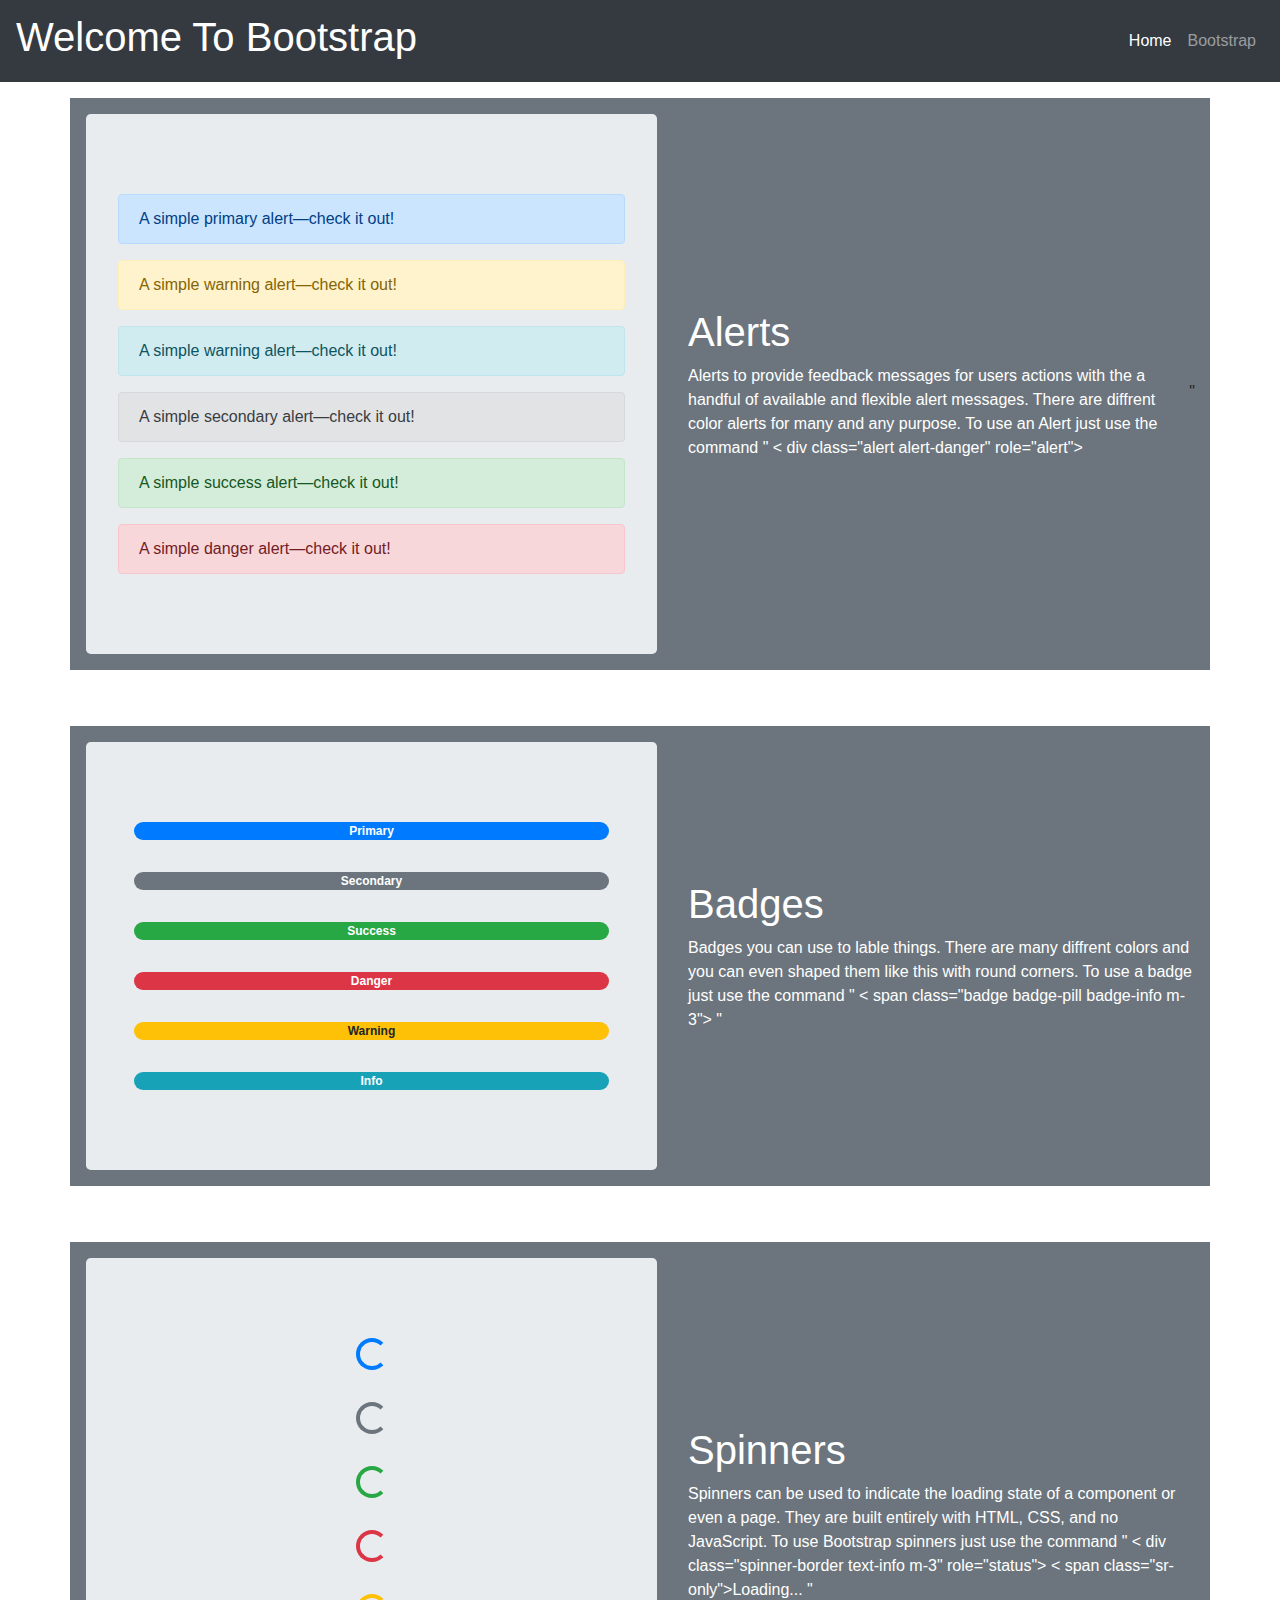
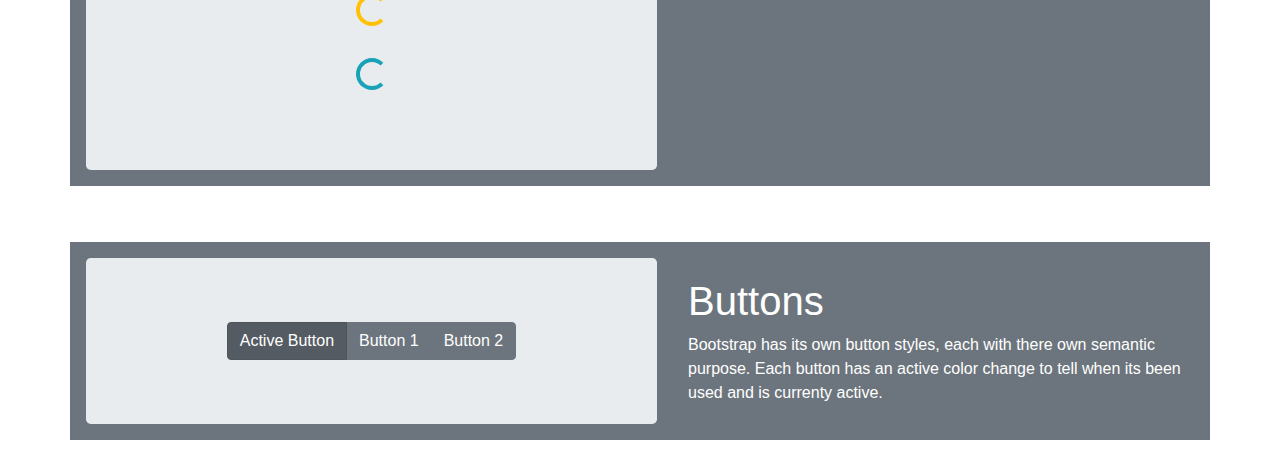
<file: Bootstrap/index.html>
<!doctype html>
<html lang="en">

<head>
  <!-- Required meta tags -->
  <meta charset="utf-8">
  <meta name="viewport" content="width=device-width, initial-scale=1, shrink-to-fit=no">
  <!-- Bootstrap CSS -->
  <link rel="stylesheet" href="https://stackpath.bootstrapcdn.com/bootstrap/4.4.1/css/bootstrap.min.css"
    integrity="sha384-Vkoo8x4CGsO3+Hhxv8T/Q5PaXtkKtu6ug5TOeNV6gBiFeWPGFN9MuhOf23Q9Ifjh" crossorigin="anonymous">
  <title>Bootstrap</title>
</head>

<body>
  <nav class="navbar navbar-expand-sm navbar-dark bg-dark">
    <a class="navbar-brand ml-6" href="#">
      <h1>Welcome To Bootstrap</h1>
    </a>
    <button class="navbar-toggler" data-toggle="collapse" data-target="#myNav">
      <!-- adding an icon for the toggler button -->
      <span class="navbar-toggler-icon"></span>
    </button>
    <!-- the main neds to e placed inside a. navbar-nav container in order to work -->
    <div id="myNav" class="collapse navbar-collapse">
      <div class="navbar-nav ml-auto">
        <a href="#" class="nav-link active">Home</a>
        <a href="https://getbootstrap.com/" class="nav-link">Bootstrap</a>
      </div>
    </div>
  </nav>
  <div class="container bg-secondary mb-3 mt-3">
    <div class="row">
      <div class="jumbotron m-3 col-sm d-flex justify-content-center flex-column">
        <div class="alert alert-primary mt-3" role="alert">
          A simple primary alert—check it out!
        </div>
        <div class="alert alert-warning" role="alert">
          A simple warning alert—check it out!
        </div>
        <div class="alert alert-info" role="alert">
          A simple warning alert—check it out!
        </div>
        <div class="alert alert-secondary" role="alert">
          A simple secondary alert—check it out!
        </div>
        <div class="alert alert-success" role="alert">
          A simple success alert—check it out!
        </div>
        <div class="alert alert-danger" role="alert">
          A simple danger alert—check it out!
        </div>
      </div>
      <div class="col-sm mt-3 d-flex justify-content-center align-items-center">
        <div>
          <h1 class="text-white">Alerts</h1>
          <p class="text-white"> Alerts to provide feedback messages for users actions with the a handful of available
            and flexible alert messages. There are diffrent color alerts for many and any purpose. To use an Alert just
            use the command " < div class="alert alert-danger" role="alert">
        </div> " </p>
      </div>
    </div>
  </div>
  </div>
  <br>
  <div class="container bg-secondary mb-3 mt-3">
    <div class="row">
      <div class="jumbotron m-3 col-sm d-flex justify-content-center flex-column">
        <span class="badge badge-pill badge-primary m-3">Primary</span>
        <span class="badge badge-pill badge-secondary m-3">Secondary</span>
        <span class="badge badge-pill badge-success m-3">Success</span>
        <span class="badge badge-pill badge-danger m-3">Danger</span>
        <span class="badge badge-pill badge-warning m-3">Warning</span>
        <span class="badge badge-pill badge-info m-3">Info</span>
      </div>
      <div class="col-sm mt-3 d-flex justify-content-center align-items-center">
        <div>
          <h1 class="text-white">Badges</h1>
          <p class="text-white">Badges you can use to lable things. There are many diffrent colors and you can even
            shaped them like this with round corners. To use a badge just use the command " < span
              class="badge badge-pill badge-info m-3"> "
          </p>
        </div>
      </div>
    </div>
  </div>


  <br>


  <div class="container bg-secondary mb-3 mt-3">
    <div class="row">
      <div class="jumbotron m-3 col-sm d-flex justify-content-center align-items-center flex-column">
        <div class="spinner-border text-primary m-3" role="status">
          <span class="sr-only">Loading...</span>
        </div>
        <div class="spinner-border text-secondary m-3" role="status">
          <span class="sr-only">Loading...</span>
        </div>
        <div class="spinner-border text-success m-3" role="status">
          <span class="sr-only">Loading...</span>
        </div>
        <div class="spinner-border text-danger m-3" role="status">
          <span class="sr-only">Loading...</span>
        </div>
        <div class="spinner-border text-warning m-3" role="status">
          <span class="sr-only">Loading...</span>
        </div>
        <div class="spinner-border text-info m-3" role="status">
          <span class="sr-only">Loading...</span>
        </div>
      </div>
      <div class="col-sm mt-3 d-flex justify-content-center align-items-center">
        <div>
          <h1 class="text-white">Spinners</h1>
          <p class="text-white"> Spinners can be used to indicate the loading state of a component or even a page. They
            are built entirely with HTML, CSS, and no JavaScript. To use Bootstrap spinners just use the command " < div
              class="spinner-border text-info m-3" role="status">
              < span class="sr-only">Loading...</ span> " </p>
        </div>
      </div>
    </div>
  </div>

  <br>

  <div class="container bg-secondary mb-3 mt-3">
    <div class="row">
      <div class="jumbotron m-3 col-sm d-flex justify-content-center align-items-center flex-column">
        <div class="btn-group btn-group-toggle" data-toggle="buttons">
          <label class="btn btn-secondary active">
            <input type="radio" name="options" id="option1" checked> Active Button
          </label>
          <label class="btn btn-secondary">
            <input type="radio" name="options" id="option2"> Button 1
          </label>
          <label class="btn btn-secondary">
            <input type="radio" name="options" id="option3"> Button 2
          </label>
        </div>
      </div>
      <div class="col-sm mt-3 d-flex justify-content-center align-items-center">
        <div>
          <h1 class="text-white">Buttons</h1>
          <p class="text-white">Bootstrap has its own button styles, each with there own semantic purpose. Each button
            has an active color change to tell when its been used and is currenty active.</p>
        </div>
      </div>
    </div>
  </div>





  <!-- Optional JavaScript -->
  <!-- jQuery first, then Popper.js, then Bootstrap JS -->
  <script src="https://code.jquery.com/jquery-3.4.1.slim.min.js"
    integrity="sha384-J6qa4849blE2+poT4WnyKhv5vZF5SrPo0iEjwBvKU7imGFAV0wwj1yYfoRSJoZ+n" crossorigin="anonymous">
  </script>
  <script src="https://cdn.jsdelivr.net/npm/popper.js@1.16.0/dist/umd/popper.min.js"
    integrity="sha384-Q6E9RHvbIyZFJoft+2mJbHaEWldlvI9IOYy5n3zV9zzTtmI3UksdQRVvoxMfooAo" crossorigin="anonymous">
  </script>
  <script src="https://stackpath.bootstrapcdn.com/bootstrap/4.4.1/js/bootstrap.min.js"
    integrity="sha384-wfSDF2E50Y2D1uUdj0O3uMBJnjuUD4Ih7YwaYd1iqfktj0Uod8GCExl3Og8ifwB6" crossorigin="anonymous">
  </script>
</body>

</html>
</file>
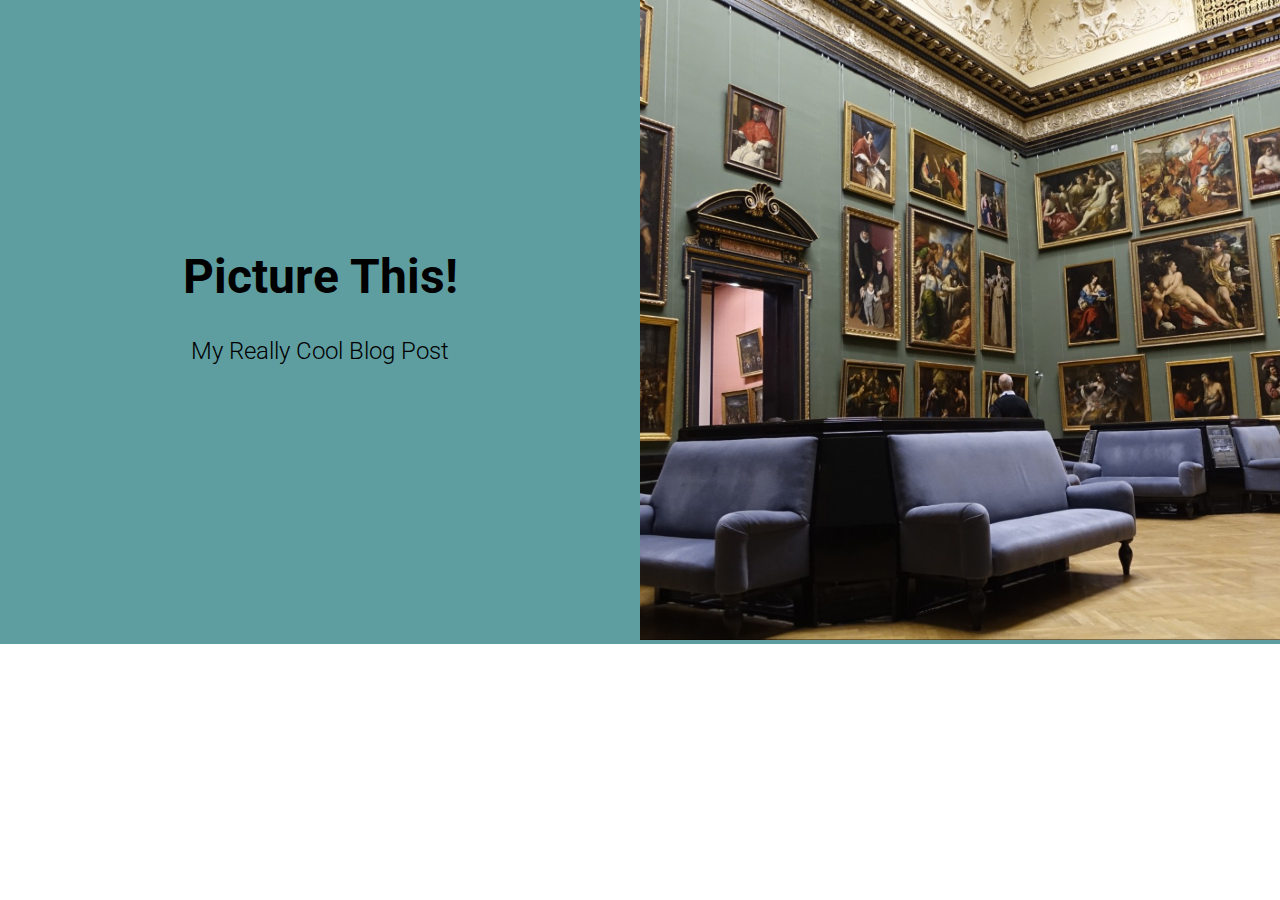
<file: mtm6201-picture-this-master/index.html>
<!DOCTYPE html>
<html lang="en">

<head>
  <meta charset="UTF-8">
  <meta name="viewport" content="width=device-width, initial-scale=1.0">
  <meta http-equiv="X-UA-Compatible" content="ie=edge">
  <title>Picture This!</title>
  <link rel="stylesheet" href="style.css">
</head>

<body>
  <header class="header">
    <div class="title">
      <h1>Picture This!</h1>
      <h4>My Really Cool Blog Post</h4>
    </div>
    <Picture>
      <source MEDIA="(max-width: 960px)" srcset="image/museum-480_x_269.jpg 480w,
    images/museum-640_x_360.jpg 640w,
    images/museum-960_x_540.jpg 960w,
    images/museum-960_x_960.jpg 960w
    images/museum-1280_x_1280.jpg 1280w,
    images/museum-1920_x_1080.jpg 1920w">

      <source media="(min-width: 960px)"
        srcset="images/museum-960_x_960.jpg 960w,images/museum-1280_x_1280.jpg 1280w,images/museum-1920_x_1920.jpg 1920w"
        sizes="50vw">

      <img src="images/museum.jpg" alt="placeholder">
    </Picture>
  </header>
</body>

</html>
</file>
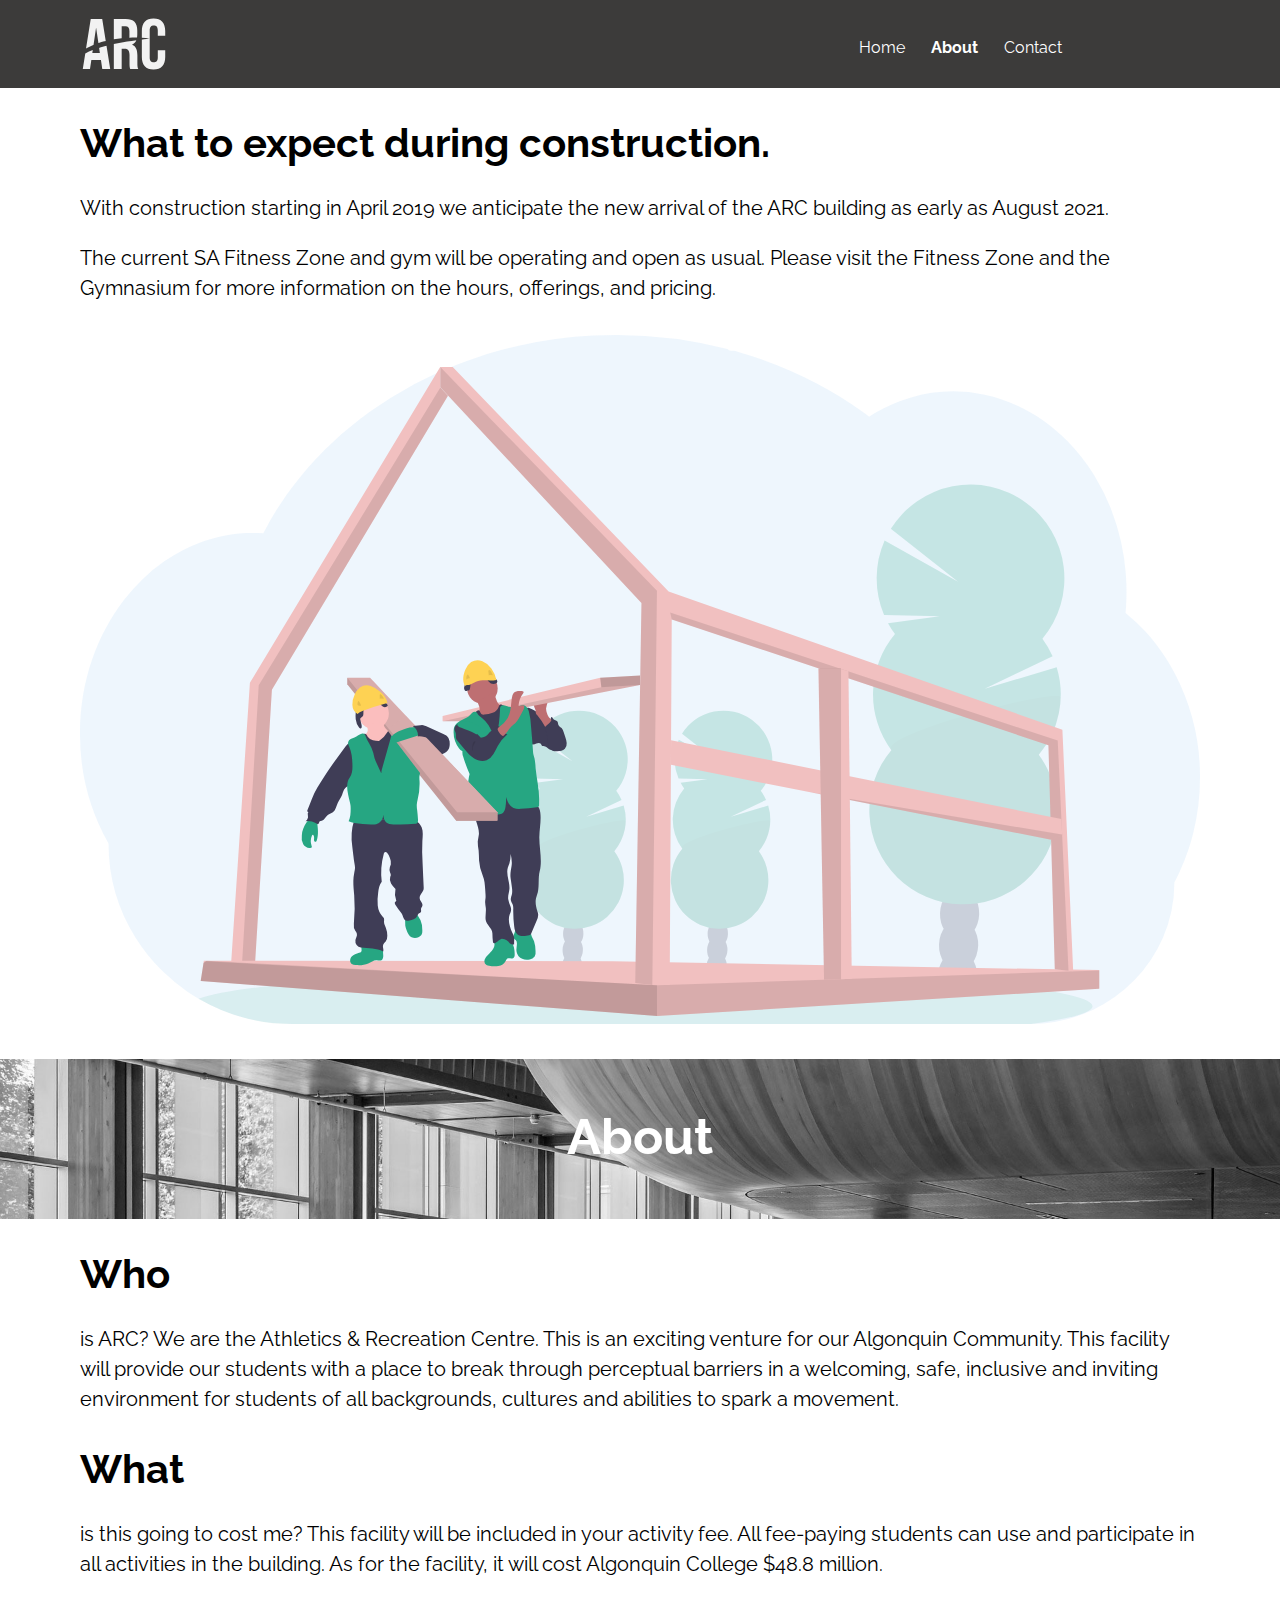
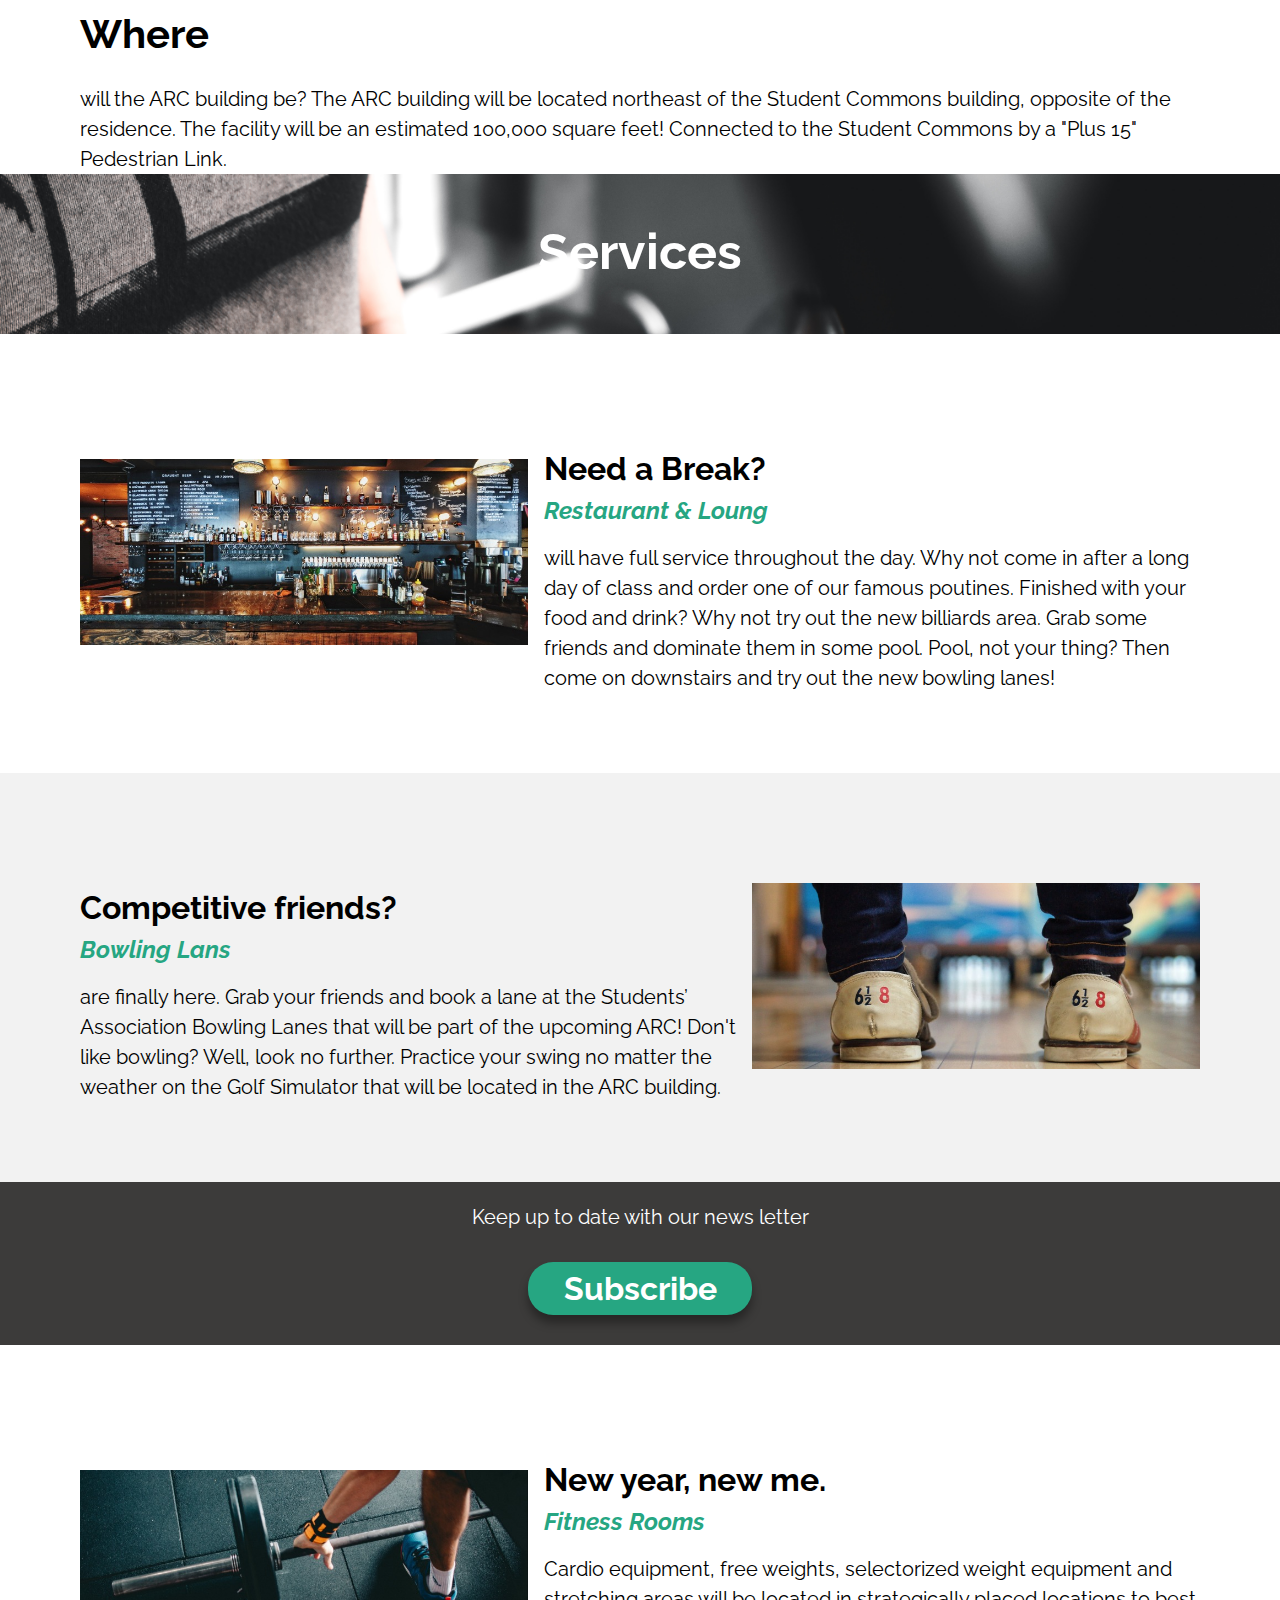
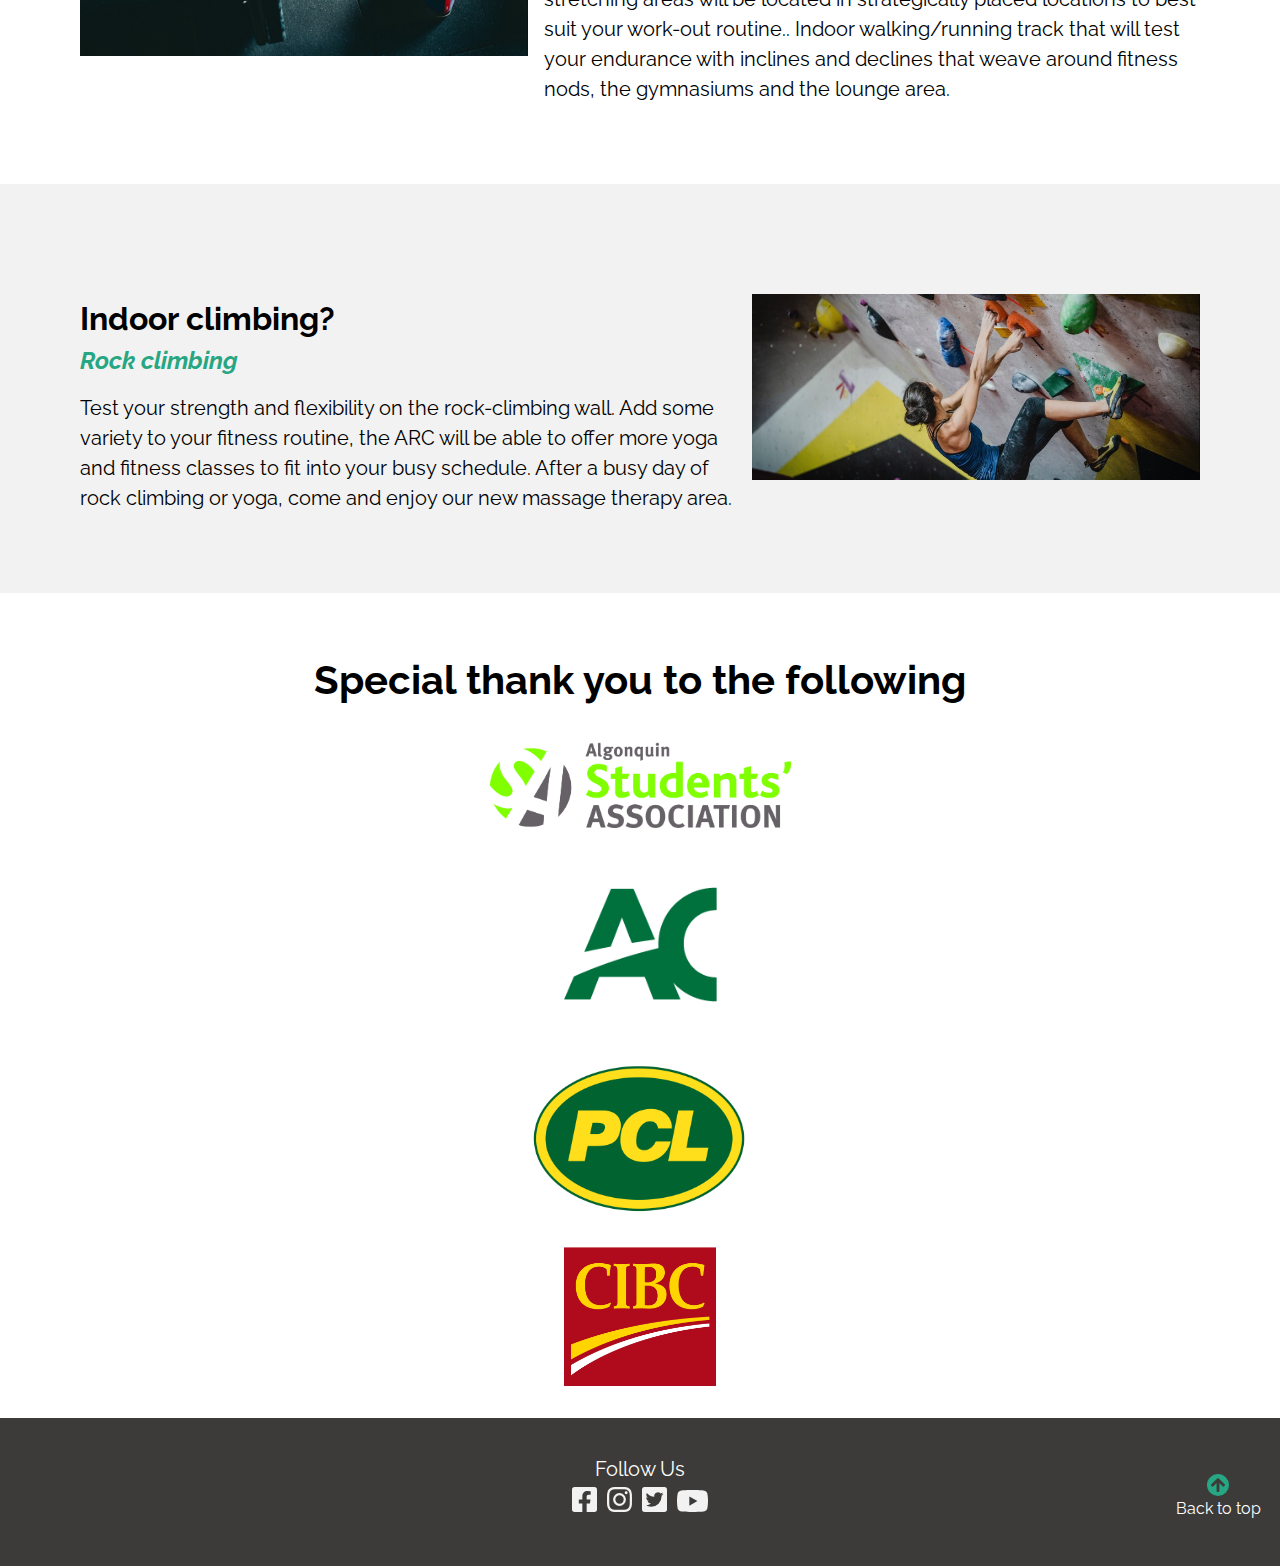
<file: Prototype/about.html>
<!DOCTYPE html>
<html lang="en">

<head>
    <meta charset="UTF-8">
    <meta name="viewport" content="width=device-width, initial-scale=1.0">
    <link rel="stylesheet" href="style/styles.css">
    <title>Arc</title>
</head>

<body>

    <!-- Navigation -->

    <header>
        <img src="images/logo.svg" alt="ARC logo">
        <nav>
            <ul>
                <li><a href="index.html">Home</a></li>
                <li><a class="active" href="about.html">About</a></li>
                <li><a href="contact.html">Contact</a></li>
            </ul>
        </nav>
    </header>
    <main>

        <!-- Constrution section -->

        <div class="about-test-one wrapper wrapper2">
            <h1>What to expect during construction.</h1>
            <p>With construction starting in April 2019 we anticipate the new arrival of the ARC building as early as
                August 2021.</p>
            <p>The current SA Fitness Zone and gym will be operating and open as usual. Please visit the Fitness Zone
                and the Gymnasium for more information on the hours, offerings, and pricing.</p>
            <img src="images/construction.svg" alt="building">
        </div>

        <div class="about-img">
            <h1>About</h1>
        </div>


        <!-- Who is ACR section -->

        <div>
            <div class="wrapper wrapper2">
                <h1>Who</h1>
                <p>is ARC? We are the Athletics & Recreation Centre. This is an exciting venture for our Algonquin
                    Community.
                    This facility will provide our students with a place to break through perceptual barriers in a
                    welcoming, safe,
                    inclusive and inviting environment for students of all backgrounds, cultures and abilities to spark
                    a
                    movement.</p>
            </div>

            <div class="wrapper wrapper2">
                <h1>What</h1>
                <p>is this going to cost me? This facility will be
                    included in your activity fee. All fee-paying students can use
                    and participate in all activities in the building. As for the facility,
                    it will cost Algonquin College $48.8 million.</p>
            </div>

            <!-- Where the building will be -->


            <div class="wrapper wrapper2">
                <h1>Where</h1>
                <p>will the ARC building be? The ARC building will
                    be located northeast of the Student Commons building, opposite of the
                    residence. The facility will be an estimated 100,000 square feet! Connected
                    to the Student Commons by a "Plus 15" Pedestrian Link.</p>
            </div>
        </div>

        <div class="service-img">
            <h1>Services</h1>
        </div>

        <!-- Images and image sizes for all layouts -->

        <div class="tablet-grid-1">
            <picture class="no-display">
                <source srcset="images/bar-218_x_375.jpg 218w" media="(max-width:1000px)" sizes="100vw">

                <source srcset="images/bar-813_x_337.jpg 813w" media="(min-width: 1000px)" sizes="100vw">

                <img src="images/bar.jpg" alt="bar">
            </picture>
            <div class="break wrapper">
                <h1>Need a Break?</h1>
                <h2>Restaurant & Loung</h2>
                <p>will have full service throughout the day. Why not come in after a long day of class
                    and order one of our famous poutines. Finished with your food and drink? Why not try out
                    the new billiards area. Grab some friends and dominate them in some pool. Pool, not your thing?
                    Then come on downstairs and try out the new bowling lanes!</p>
            </div>
        </div>
        <div class="tablet-grid-2">
            <div class="comp wrapper">
                <h1>Competitive friends?</h1>
                <h2>Bowling Lans</h2>
                <p>are finally here. Grab your friends and book a lane at the Students’ Association Bowling Lanes that
                    will be part of the upcoming ARC! Don't like bowling? Well, look no further. Practice your swing no
                    matter the weather on the Golf Simulator that will be located in the ARC building.</p>
            </div>

            <!-- section for image sizes -->

            <picture class="no-display">
                <source srcset="images/bowling-218_x_375.jpg 218w" media="(max-width:1000px)" sizes="100vw">

                <source srcset="images/bowling-813_x_337.jpg 813w" media="(min-width: 1000px)" sizes="100vw">

                <img src="images/bowling.jpg" alt="bowling">
            </picture>
        </div>
        <div class="subscribe">
            <p>Keep up to date with our news letter</p>
            <button type="button">Subscribe</button>
        </div>

        <!-- section for images sizes -->

        <div class="tablet-grid-1">
            <picture class="no-display">
                <source srcset="images/fitness-218_x_375.jpg 218w" media="(max-width:1000px)" sizes="100vw">

                <source srcset="images/fitness-813_x_337.jpg 813w" media="(min-width: 1000px)" sizes="100vw">

                <img src="images/fitness.jpg" alt="fitness">
            </picture>
            <div class="new-me wrapper">

                <!-- what arc has to offer-->

                <h1>New year, new me.</h1>
                <h2>Fitness Rooms</h2>
                <P>Cardio equipment, free weights, selectorized weight equipment and stretching areas will be located in
                    strategically placed locations to best suit your work-out routine.. Indoor walking/running track
                    that
                    will
                    test your endurance with inclines and declines that weave around fitness nods, the gymnasiums and
                    the
                    lounge area.</P>
            </div>
        </div>
        <div class="tablet-grid-2">
            <div class="indoor wrapper">
                <h1>Indoor climbing?</h1>
                <h2>Rock climbing</h2>
                <p>Test your strength and flexibility on the rock-climbing wall. Add some variety to your fitness
                    routine,
                    the ARC will be
                    able to offer more yoga and fitness classes to fit into your busy schedule. After a busy day of rock
                    climbing or yoga,
                    come and enjoy our new massage therapy area.</p>
            </div>
            <picture class="no-display">
                <source srcset="images/climbing-218_x_375.jpg 218w" media="(max-width:1000px)" sizes="100vw">

                <source srcset="images/climbing-813_x_337.jpg 813w" media="(min-width: 1000px)" sizes="100vw">

                <img src="images/climbing.jpg" alt="climbing">
            </picture>
        </div>

        <!-- logo icons for followers -->

        <div class="logo-icons wrapper">
            <h1>Special thank you to the following</h1>
            <img src="images/sa.png" alt="SA logo">
            <img src="images/AC_ICON_FC_GRN_240x200.png" alt="Algonquin logo">
            <img src="images/pcl.png" alt="PCL logo">
            <img src="images/cibc.png" alt="cibc logo">
        </div>

    </main>

    <!-- Footer with icons -->

    <footer>
        <div class="follow">
            <p>Follow Us</p>
        </div>
        <div class="social-icons">
            <img src="icons/facebook.svg" alt="">
            <img src="icons/instagram.svg" alt="">
            <img src="icons/twitter.svg" alt="">
            <img src="icons/youtube.svg" alt="">
        </div>
        <div class="to-top">
            <a href="#"><img src="icons/arrow.svg">Back to top</a>
        </div>
    </footer>
</body>

</html>
</file>
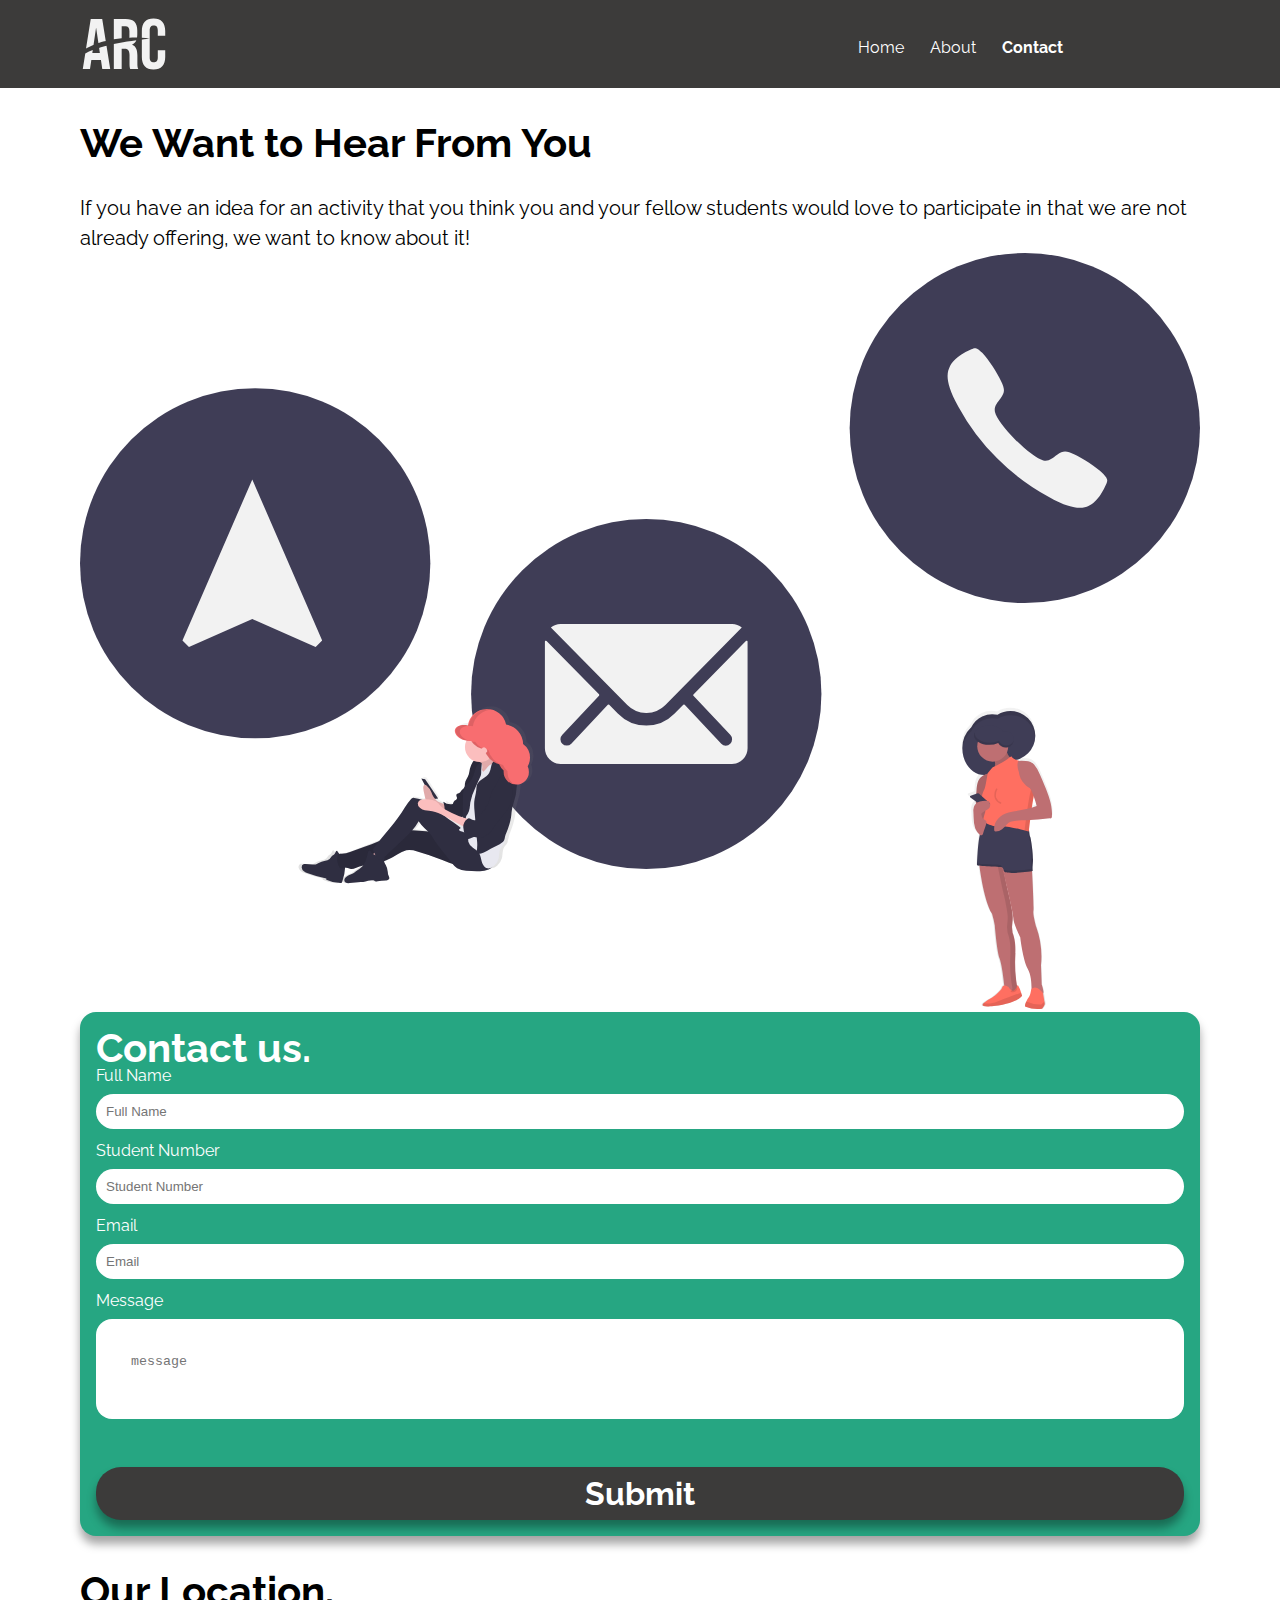
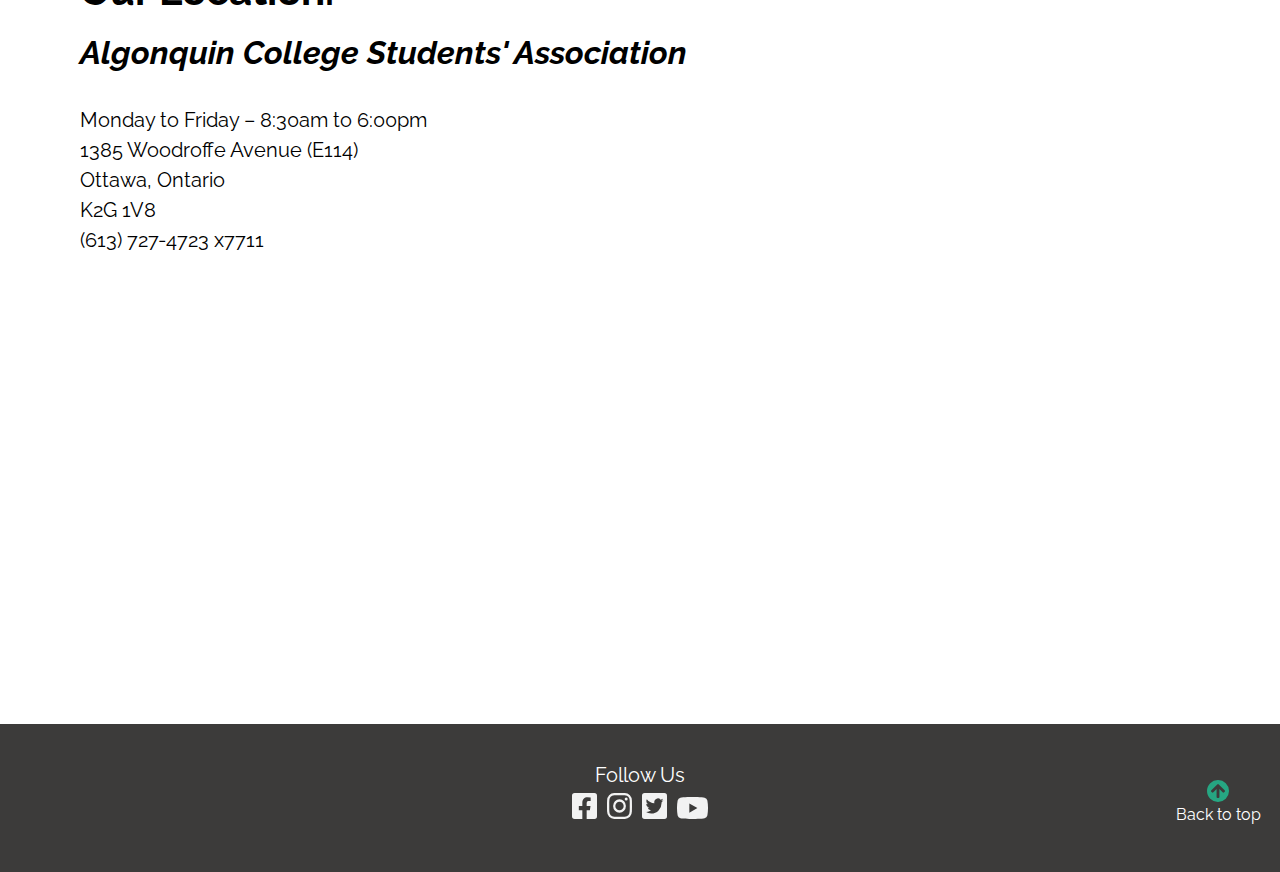
<file: Prototype/contact.html>
<!DOCTYPE html>
<html lang="en">

<head>
    <meta charset="UTF-8">
    <meta name="viewport" content="width=device-width, initial-scale=1.0">
    <link rel="stylesheet" href="style/styles.css">
    <title>Arc</title>
</head>

<body>

    <!-- navigation bar -->

    <header>
        <img src="images/logo.svg" alt="ARC logo">
        <nav>
            <ul>
                <li><a href="index.html">Home</a></li>
                <li><a href="about.html">About</a></li>
                <li><a class="active" href="contact.html">Contact</a></li>
            </ul>
        </nav>
    </header>
    <main>

        <!-- Contact Form -->

        <div class="contact-1 wrapper wrapper2">
            <div>
                <h1>We Want to Hear From You</h1>
                <p>If you have an idea for an activity that you think you and your fellow students would love to
                    participate in that we are not already offering, we want to know about it!</p>
            </div>

            <img src="images/contact-img.svg" alt="ARC contact">
        </div>

        <!-- Contact form -->

        <div class="contact wrapper wrapper2">
            <form>
                <h7>Contact us.</h7>

                <fieldset>
                    <label>Full Name</label>
                    <input type="text" name="full name" placeholder="Full Name">
                </fieldset>
                <fieldset>
                    <label>Student Number</label>
                    <input type="text" name="student number" placeholder="Student Number">
                </fieldset>
                <fieldset>
                    <label>Email</label>
                    <input type="text" name="email" placeholder="Email">
                </fieldset>
                <fieldset>
                    <label>Message</label>
                    <textarea name="message" placeholder="message"></textarea>
                </fieldset>
                <button>Submit</button>
            </form>
        </div>

        <div class="location">
            <div class="wrapper wrapper2">
                <h1>Our Location.</h1>
                <br>
                <h2>Algonquin College Students' Association</h2>
                <br>
                <P>Monday to Friday – 8:30am to 6:00pm
                    <br>
                    1385 Woodroffe Avenue (E114)
                    <br>
                    Ottawa, Ontario
                    <br>
                    K2G 1V8
                    <br>
                    (613) 727-4723 x7711</P>
            </div>
            <br>
            <div>
                <iframe
                    src="https://www.google.com/maps/embed?pb=!1m18!1m12!1m3!1d2804.039148391476!2d-75.75692279999997!3d45.34802199999999!2m3!1f0!2f0!3f0!3m2!1i1024!2i768!4f13.1!3m3!1m2!1s0x4cce0718cc4a6ad7%3A0xc6cc467725843e2b!2sAlgonquin%20College!5e0!3m2!1sen!2sca!4v1584063773183!5m2!1sen!2sca"
                    width="600" height="450" frameborder="0" style="border:0;" allowfullscreen="" aria-hidden="false"
                    tabindex="0">
                </iframe>
            </div>
        </div>

    </main>
    <footer>
        <div class="follow">
            <p>Follow Us</p>
        </div>
        <div class="social-icons">
            <img src="icons/facebook.svg" alt="">
            <img src="icons/instagram.svg" alt="">
            <img src="icons/twitter.svg" alt="">
            <img src="icons/youtube.svg" alt="">
        </div>
        <div class="to-top">
            <a href="#"><img src="icons/arrow.svg">Back to top</a>
        </div>
    </footer>
</body>


</html>
</file>
<file: mtm6201-picture-this-master/style.css>
@import url('https://fonts.googleapis.com/css?family=Roboto:300,700&display=swap');

html,
body {
  margin: 0;
  border: 0;
  font-family: 'Roboto', sans-serif;
}

.header {
  display: grid;
  grid-template-columns: 1fr;
  align-items: center;
  background-color: cadetblue;
}

.title {
  padding: 50px 25px;
  text-align: center;
}

h1 {
  font-size: 3rem;
  margin: 0;
}

h4 {
  font-size: 1.5rem;
  font-weight: 300;
}

img {
  width: 100%;
}

@media (min-width: 960px) {
  .header {
    grid-template-columns: repeat(2, 1fr);
  }
}
</file>
<file: Prototype/style/styles.css>
@import url('https://fonts.googleapis.com/css?family=Raleway&display=swap');

/*http: //meyerweb.com/eric/tools/css/reset/ v2.0 | 20110126 License: none (public domain) */

html,
body,
div,
span,
applet,
object,
iframe,
h1,
h2,
h3,
h4,
h5,
h6,
p,
blockquote,
pre,
a,
abbr,
acronym,
address,
big,
cite,
code,
del,
dfn,
em,
img,
ins,
kbd,
q,
s,
samp,
small,
strike,
strong,
sub,
sup,
tt,
var,
b,
u,
i,
center,
dl,
dt,
dd,
ol,
ul,
li,
fieldset,
form,
label,
legend,
table,
caption,
tbody,
tfoot,
thead,
tr,
th,
td,
article,
aside,
canvas,
details,
embed,
figure,
figcaption,
footer,
header,
hgroup,
menu,
nav,
output,
ruby,
section,
summary,
time,
mark,
audio,
video {
  margin: 0;
  padding: 0;
  border: 0;
  font-size: 100%;
  font: inherit;
  vertical-align: baseline;
}

/* / HTML5 display-role reset for older browsers /*/
article,
aside,
details,
figcaption,
figure,
footer,
header,
hgroup,
menu,
nav,
section {
  display: block;
}

body {
  line-height: 1;
}

ol,
ul {
  list-style: none;
}

blockquote,
q {
  quotes: none;
}

blockquote:before,
blockquote:after,
q:before,
q:after {
  content: '';
  content: none;
}

table {
  border-collapse: collapse;
  border-spacing: 0;
}

/* CSS Reset*/

* {
  padding: 0;
  margin: 0;
  box-sizing: border-box;
}

/* sets font family */

body {
  font-family: 'Raleway', sans-serif;
}

.wrapper {
  margin: 0 35px 0 35px;
}

header {
  margin: auto;
  background-color: #3C3B3A;
  text-align: center;
}

/* Sets logo size */
header img {
  width: 88px;
}

/* Navigation bar */

nav ul li a {
  list-style-type: none;
  display: block;
  text-decoration: none;
  color: white;
  padding: 11px;
}

nav ul li a:hover {
  background-color: #26A682;
}

.active {
  font-weight: bold;
}

/* Font sizes  */

h1 {
  padding-top: 25px;
  font-size: 40px;
  font-weight: bold;
  line-height: 60px;
}

p {
  padding-top: 20px;
  font-size: 20px;
}

/* activity icons */

.mini-icons {
  padding-top: 15px;
  display: grid;
  grid-template-columns: repeat(2, 1fr);
  grid-template-rows: repeat(2, 1fr);
}

.mini-icons a {
  display: block;
  display: flex;
  justify-content: center;
  text-decoration: none;
  text-align: center;
  flex-direction: column;
  flex-wrap: wrap;
  color: #26A682
}

/* Get started button styles */

button {
  margin-top: 30px;
  background-color: #26A682;
  color: white;
  text-decoration: none;
  padding: 0.5rem;
  border: none;
  border-radius: 25px;
  width: 100%;
  font-size: 32px;
  font-weight: bold;
  box-shadow: 0px 8px 10px rgba(0, 0, 0, 0.356);
  font-family: 'Raleway', sans-serif;
}

/* image resize style */
.reading img {
  padding-top: 40px;
  width: 100%;
}

.section-2 div img {
  width: 100%;
}

/* heading styles */

h2 {
  font-style: italic;
  font-weight: bold;
  font-size: 32px;
}

h3 {
  color: #26A682;
  font-size: 24px;
}

/* image resize style for circle image */

.section-3 div img {
  display: block;
  margin: auto;
  width: 175px;
  height: auto;
  border-radius: 100%;
  border: 5px solid white;
}

.section-3 {
  padding-top: 30px;
  background-color: #3C3B3A;
  color: white;
}

/* sets light height on section 2 */

.section-2 p {
  line-height: 30px;
}

/* Learn more button style */

.section-2 button {
  margin-bottom: 35px;
  width: 50%;
  margin-left: 50%;
}

.section-2 h2 {
  padding-top: 30px;
  margin-bottom: 10px;
}

/* Dijanelle simon section style for image text and header */

.section-3 h4 {
  font-size: 24px;
  margin: auto;
  text-align: center;
  padding-top: 28px;
  font-weight: bold;
}

.section-3 p {
  line-height: 35px;
  padding-bottom: 50px;
}

/* entertainment section styles */

.section-4 div img {
  width: 100%;
}

.section-4 p {
  line-height: 35px;
}

.section-4 h2 {
  padding-top: 30px;
  margin-bottom: 10px;
}

.section-4 button {
  margin-bottom: 35px;
  width: 50%;
  margin-left: 50%;
}

/* Footer  styles */

footer {
  background-color: #3C3B3A;
  display: grid;
  grid-template-columns: repeat(3, 1fr);
  grid-template-rows: repeat(2, 50px);
  padding-bottom: 2rem;
  padding-top: 1rem;
}

.follow {
  color: white;
  grid-column: 2;
  grid-row: 1;
  text-align: center;
}

.social-icons {
  grid-column: 2;
  grid-row: 2;
  text-align: center;
}

.to-top {
  grid-column: 3;
  grid-row: 2;
  justify-self: end;
  margin-right: 19px;
  margin-top: -10px;
}

.social-icons img {
  padding: 3px;
}

.to-top a {
  color: white;
  text-decoration: none;
  display: flex;
  justify-content: center;
  text-decoration: none;
  text-align: center;
  flex-direction: column;
  flex-wrap: wrap;
  align-items: center;
}

.to-top img {
  width: 22px;
  height: auto;
  padding-bottom: 5px;
}

/* contact page styles */

/* Google map */

iframe {
  width: 100%;
}

p {
  line-height: 30px;
}

.contact-1 img {
  width: 100%;
}

h7 {
  font-size: 40px;

  font-weight: bold;
  color: white;
  padding-bottom: 10px;
}

form {
  background-color: #26A682;
  border-radius: 1em;
  padding: 1em;
  box-shadow: 0px 8px 10px rgba(0, 0, 0, 0.356);
}

form fieldset input {
  width: 100%;
  padding: 10px;
  border-radius: 1.5rem;
  border: none;
  margin-top: 10px;
  margin-bottom: 14px;
}

form fieldset textarea {
  width: 100%;
  resize: none;
  padding: 35px;
  border-radius: 1rem;
  border: none;
  margin-bottom: 15px;
  margin-top: 10px;
}

label {
  color: white;
}

form button {
  background-color: #3C3B3A;
}

/* about page styles */

.about-test-one img {
  width: 100%;
  padding-bottom: 2em;
  padding-top: 2em;
}

/* banner images */

.about-img {
  background-image: url(../images/about.jpg);
  background-size: cover;
  height: 10em;
  text-align: center;
}

.about-img h1,
.service-img h1 {
  color: white;
  font-size: 50px;
  font-weight: bold;
  padding-top: 3rem;
}

.service-img {
  background-image: url(../images/services.jpg);
  background-size: cover;
  height: 10em;
  text-align: center;

}

.subscribe {
  background-color: #3C3B3A;
  color: white;
  text-align: center;
  padding-left: 30px;
  padding-right: 30px;
  padding-bottom: 30px;
}

.subscribe button {
  width: 14rem;
}

/* text title styles */

.break h2,
.comp h2,
.new-me h2,
.indoor h2 {
  color: #26A682;
  font-size: 24px;
}

.break h1,
.comp h1,
.new-me h1,
.indoor h1 {
  font-size: 32px;
  font-weight: bold;
}

/* image resize */

.logo-icons img:nth-child(2) {
  width: 301px;
  height: auto;
}

.logo-icons img:nth-child(3) {
  width: 202px;
  height: auto;
}

.logo-icons img:nth-child(4) {
  width: 220px;
  height: auto;
}

.logo-icons img:nth-child(5) {
  width: 152px;
  height: auto;
}

.logo-icons {
  text-align: center;
  display: block;
  margin: auto;
  padding: 2rem;
}

.logo-icons img {
  display: block;
  margin: auto;
  padding-top: 2rem;
}

/* images for the about page */

.no-display {
  display: none;
}

/* tablet */

@media (min-width:770px) {


  .no-display {
    display: block;
  }

  .wrapper {
    margin: 0;
  }

  picture img {
    width: 100%;
    height: auto;
  }

  .tablet-grid-1 {
    display: grid;
    grid-template-columns: 40% 60%;
    justify-items: center;
    align-items: center;
    padding: 80px;
  }

  .tablet-grid-2 {
    display: grid;
    grid-template-columns: 60% 40%;
    justify-items: center;
    align-items: center;
    padding: 80px;
    background-color: #F2F2F2;
  }

  .tablet-grid-2 .indoor,
  .tablet-grid-2 .comp {
    margin-right: 16px;
  }

  .tablet-grid-1 .break,
  .tablet-grid-1 .new-me {
    margin-left: 16px;
  }

  .wrapper2 {
    margin-left: 80px;
    margin-right: 80px;
  }

  .mini-icons {
    display: grid;
    grid-template-columns: repeat(4, 1fr);
    padding-top: 3rem;
  }

  header {
    display: grid;
    grid-template-columns: repeat(2, 1fr);
  }

  header img {
    margin-left: 80px;
  }

  nav ul {
    padding-top: 40px;
  }

  nav ul li a {
    display: inline;
  }

  nav ul li {
    display: inline;

  }

  /* desktop (Did not have time) */

  @media {}


  /* Animation (Did not have time) */
</file>
